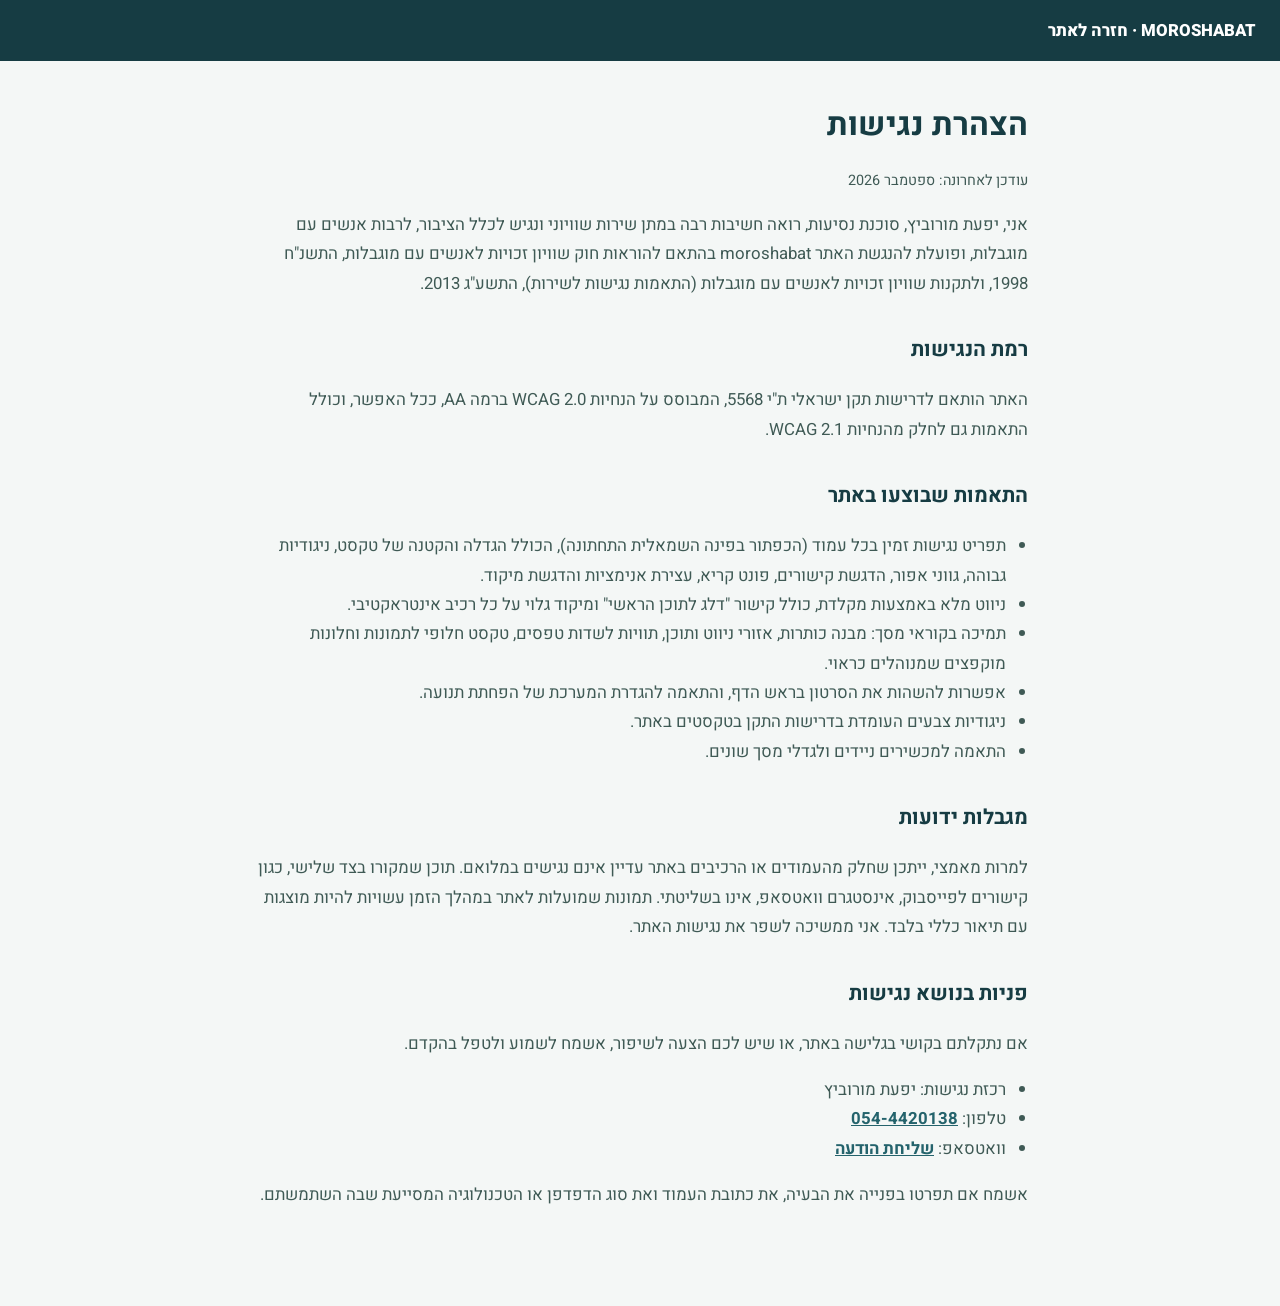
<file: accessibility.html>
<!DOCTYPE html>
<html lang="he" dir="rtl">
<head>
<meta charset="UTF-8">
<meta name="viewport" content="width=device-width, initial-scale=1.0">
<title>הצהרת נגישות moroshabat</title>
<link rel="stylesheet" href="https://fonts.googleapis.com/css2?family=Heebo:wght@400;500;700;800&display=swap">
<style>
  :root{ --ink:#163c43; --teal:#24636c; --yellow:#f6ed7d; --muted:#3f5a55; }
  *{ box-sizing:border-box; }
  body{ margin:0; font-family:'Heebo',Arial,sans-serif; color:var(--ink); background:#f4f7f6; line-height:1.75; font-size:1.05rem; }
  a{ color:var(--teal); font-weight:700; }
  a:focus-visible{ outline:3px solid var(--yellow); outline-offset:3px; box-shadow:0 0 0 6px var(--ink); }
  header{ background:var(--ink); padding:16px 24px; }
  header a{ color:#fff; text-decoration:none; font-weight:800; }
  main{ max-width:820px; margin:0 auto; padding:36px 22px 80px; }
  h1{ font-size:2rem; margin:0 0 6px; }
  h2{ font-size:1.3rem; margin:34px 0 8px; }
  p, li{ color:var(--muted); }
  ul{ padding-inline-start:22px; }
  .updated{ font-size:.9rem; }
</style>
</head>
<body>
<header><a href="index.html">MOROSHABAT · חזרה לאתר</a></header>
<main>
  <h1>הצהרת נגישות</h1>
  <p class="updated">עודכן לאחרונה: ספטמבר 2026</p>

  <p>אני, יפעת מורוביץ, סוכנת נסיעות, רואה חשיבות רבה במתן שירות שוויוני ונגיש לכלל הציבור, לרבות אנשים עם מוגבלות, ופועלת להנגשת האתר moroshabat בהתאם להוראות חוק שוויון זכויות לאנשים עם מוגבלות, התשנ"ח 1998, ולתקנות שוויון זכויות לאנשים עם מוגבלות (התאמות נגישות לשירות), התשע"ג 2013.</p>

  <h2>רמת הנגישות</h2>
  <p>האתר הותאם לדרישות תקן ישראלי ת"י 5568, המבוסס על הנחיות WCAG 2.0 ברמה AA, ככל האפשר, וכולל התאמות גם לחלק מהנחיות WCAG 2.1.</p>

  <h2>התאמות שבוצעו באתר</h2>
  <ul>
    <li>תפריט נגישות זמין בכל עמוד (הכפתור בפינה השמאלית התחתונה), הכולל הגדלה והקטנה של טקסט, ניגודיות גבוהה, גווני אפור, הדגשת קישורים, פונט קריא, עצירת אנימציות והדגשת מיקוד.</li>
    <li>ניווט מלא באמצעות מקלדת, כולל קישור "דלג לתוכן הראשי" ומיקוד גלוי על כל רכיב אינטראקטיבי.</li>
    <li>תמיכה בקוראי מסך: מבנה כותרות, אזורי ניווט ותוכן, תוויות לשדות טפסים, טקסט חלופי לתמונות וחלונות מוקפצים שמנוהלים כראוי.</li>
    <li>אפשרות להשהות את הסרטון בראש הדף, והתאמה להגדרת המערכת של הפחתת תנועה.</li>
    <li>ניגודיות צבעים העומדת בדרישות התקן בטקסטים באתר.</li>
    <li>התאמה למכשירים ניידים ולגדלי מסך שונים.</li>
  </ul>

  <h2>מגבלות ידועות</h2>
  <p>למרות מאמצי, ייתכן שחלק מהעמודים או הרכיבים באתר עדיין אינם נגישים במלואם. תוכן שמקורו בצד שלישי, כגון קישורים לפייסבוק, אינסטגרם וואטסאפ, אינו בשליטתי. תמונות שמועלות לאתר במהלך הזמן עשויות להיות מוצגות עם תיאור כללי בלבד. אני ממשיכה לשפר את נגישות האתר.</p>

  <h2>פניות בנושא נגישות</h2>
  <p>אם נתקלתם בקושי בגלישה באתר, או שיש לכם הצעה לשיפור, אשמח לשמוע ולטפל בהקדם.</p>
  <ul>
    <li>רכזת נגישות: יפעת מורוביץ</li>
    <li>טלפון: <a href="tel:0528403104"><bdi dir="ltr">052-8403104</bdi></a></li>
    <li>וואטסאפ: <a href="https://wa.me/972528403104" rel="noopener">שליחת הודעה</a></li>
  </ul>
  <p>אשמח אם תפרטו בפנייה את הבעיה, את כתובת העמוד ואת סוג הדפדפן או הטכנולוגיה המסייעת שבה השתמשתם.</p>
</main>
<script>
// phone and WhatsApp number follow the site content (edited by Yifat in edit mode)
(function(){
  fetch('data/site-content.json', { cache: 'no-store' }).then(function(r){ return r.ok ? r.json() : null; }).then(function(c){
    if (!c) return;
    var m = /wa\.me\/\+?(\d+)/.exec(c.linkWaDirectHref || '');
    document.querySelectorAll('a[href^="tel:"]').forEach(function(a){
      if (c.linkPhoneHref) a.href = c.linkPhoneHref;
      var b = a.querySelector('bdi');
      if (b && c.linkPhoneText) b.textContent = c.linkPhoneText;
    });
    if (m) document.querySelectorAll('a[href^="https://wa.me/"]').forEach(function(a){ a.href = 'https://wa.me/' + m[1]; });
  }).catch(function(){});
})();
</script>
</body>
</html>
</file>
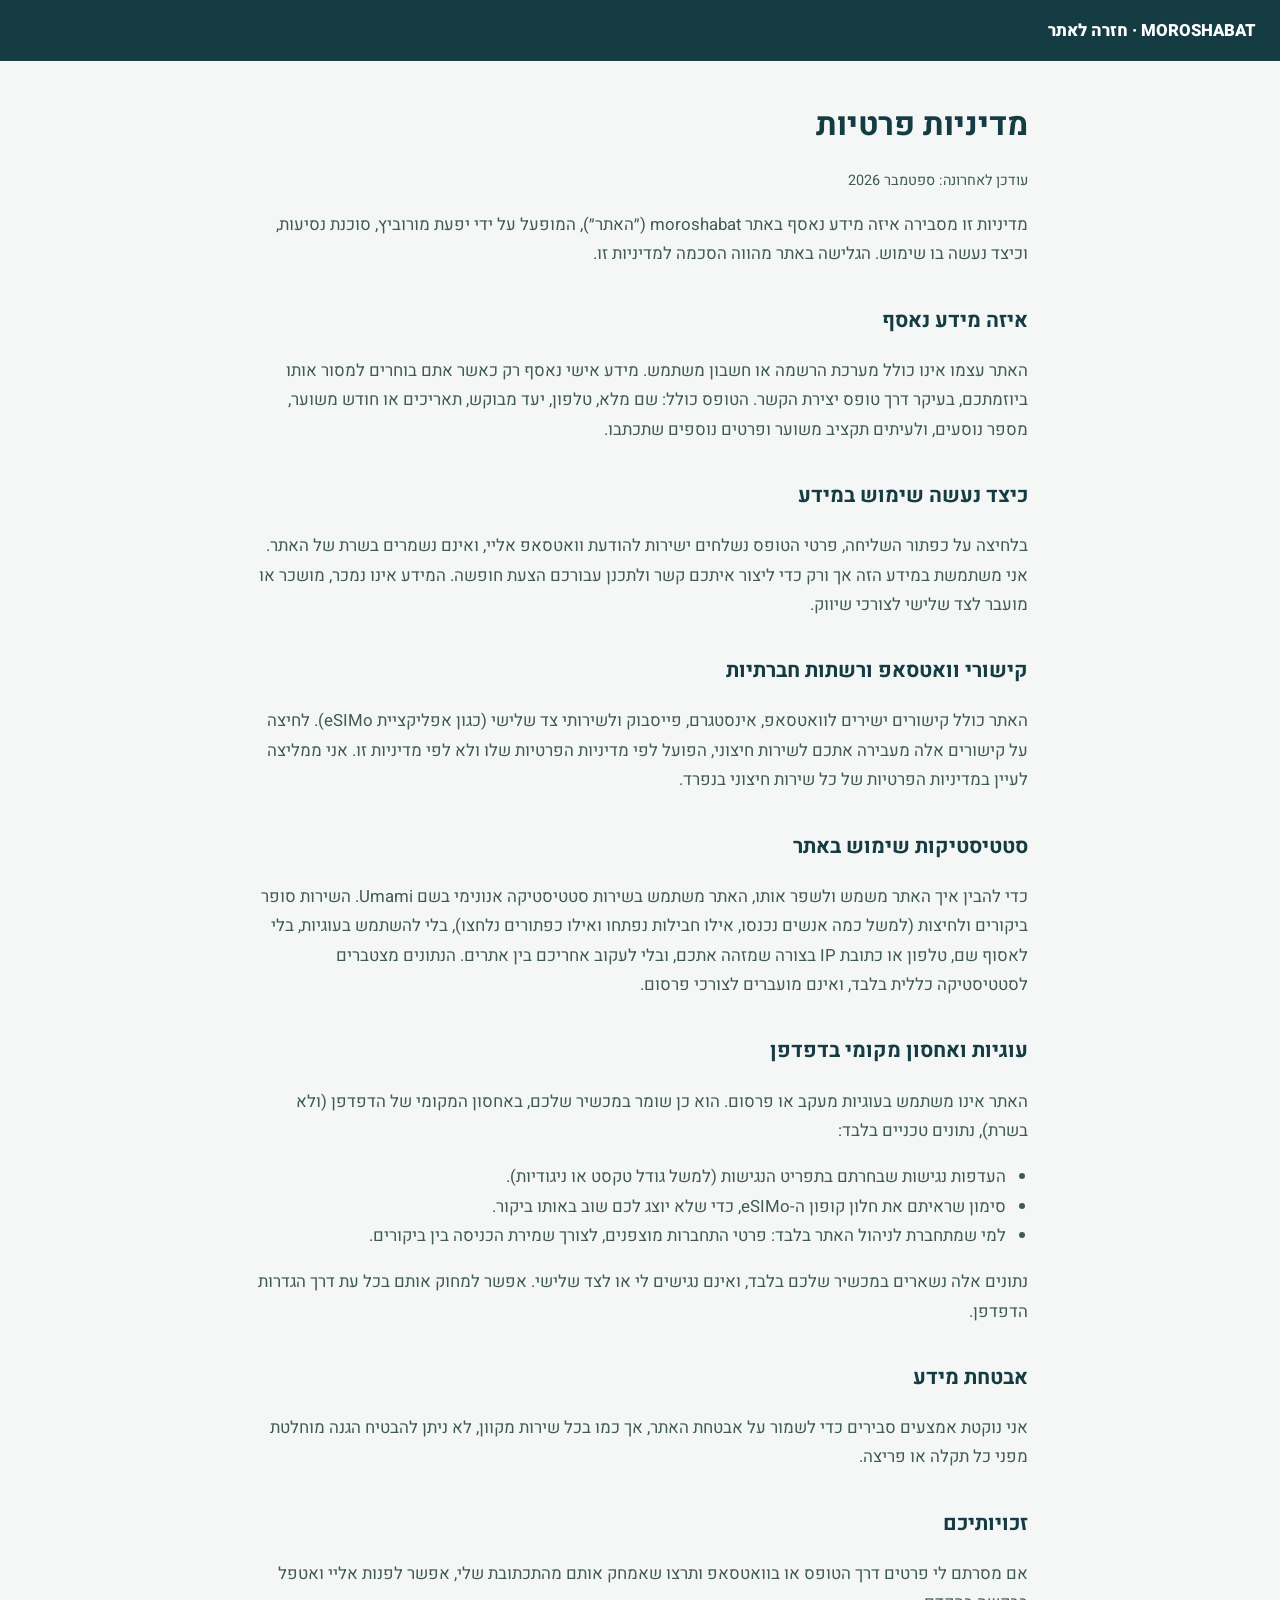
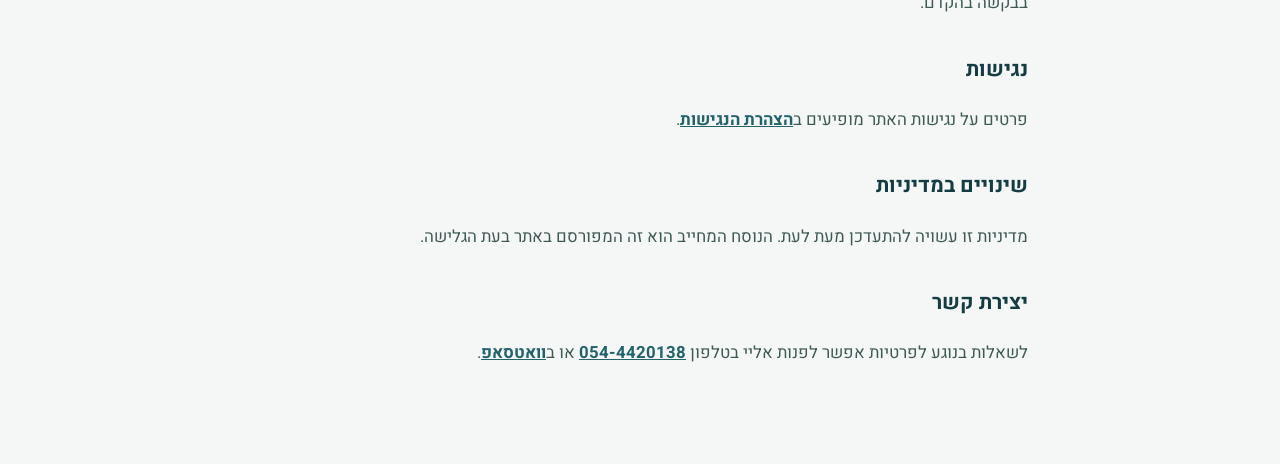
<file: privacy.html>
<!DOCTYPE html>
<html lang="he" dir="rtl">
<head>
<meta charset="UTF-8">
<meta name="viewport" content="width=device-width, initial-scale=1.0">
<title>מדיניות פרטיות moroshabat</title>
<link rel="stylesheet" href="https://fonts.googleapis.com/css2?family=Heebo:wght@400;500;700;800&display=swap">
<style>
  :root{ --ink:#163c43; --teal:#24636c; --yellow:#f6ed7d; --muted:#3f5a55; }
  *{ box-sizing:border-box; }
  body{ margin:0; font-family:'Heebo',Arial,sans-serif; color:var(--ink); background:#f4f7f6; line-height:1.75; font-size:1.05rem; }
  a{ color:var(--teal); font-weight:700; }
  a:focus-visible{ outline:3px solid var(--yellow); outline-offset:3px; box-shadow:0 0 0 6px var(--ink); }
  header{ background:var(--ink); padding:16px 24px; }
  header a{ color:#fff; text-decoration:none; font-weight:800; }
  main{ max-width:820px; margin:0 auto; padding:36px 22px 80px; }
  h1{ font-size:2rem; margin:0 0 6px; }
  h2{ font-size:1.3rem; margin:34px 0 8px; }
  p, li{ color:var(--muted); }
  ul{ padding-inline-start:22px; }
  .updated{ font-size:.9rem; }
</style>
</head>
<body>
<header><a href="index.html">MOROSHABAT · חזרה לאתר</a></header>
<main>
  <h1>מדיניות פרטיות</h1>
  <p class="updated">עודכן לאחרונה: ספטמבר 2026</p>

  <p>מדיניות זו מסבירה איזה מידע נאסף באתר moroshabat (״האתר״), המופעל על ידי יפעת מורוביץ, סוכנת נסיעות, וכיצד נעשה בו שימוש. הגלישה באתר מהווה הסכמה למדיניות זו.</p>

  <h2>איזה מידע נאסף</h2>
  <p>האתר עצמו אינו כולל מערכת הרשמה או חשבון משתמש. מידע אישי נאסף רק כאשר אתם בוחרים למסור אותו ביוזמתכם, בעיקר דרך טופס יצירת הקשר. הטופס כולל: שם מלא, טלפון, יעד מבוקש, תאריכים או חודש משוער, מספר נוסעים, ולעיתים תקציב משוער ופרטים נוספים שתכתבו.</p>

  <h2>כיצד נעשה שימוש במידע</h2>
  <p>בלחיצה על כפתור השליחה, פרטי הטופס נשלחים ישירות להודעת וואטסאפ אליי, ואינם נשמרים בשרת של האתר. אני משתמשת במידע הזה אך ורק כדי ליצור איתכם קשר ולתכנן עבורכם הצעת חופשה. המידע אינו נמכר, מושכר או מועבר לצד שלישי לצורכי שיווק.</p>

  <h2>קישורי וואטסאפ ורשתות חברתיות</h2>
  <p>האתר כולל קישורים ישירים לוואטסאפ, אינסטגרם, פייסבוק ולשירותי צד שלישי (כגון אפליקציית eSIMo). לחיצה על קישורים אלה מעבירה אתכם לשירות חיצוני, הפועל לפי מדיניות הפרטיות שלו ולא לפי מדיניות זו. אני ממליצה לעיין במדיניות הפרטיות של כל שירות חיצוני בנפרד.</p>

  <h2>סטטיסטיקות שימוש באתר</h2>
  <p>כדי להבין איך האתר משמש ולשפר אותו, האתר משתמש בשירות סטטיסטיקה אנונימי בשם Umami. השירות סופר ביקורים ולחיצות (למשל כמה אנשים נכנסו, אילו חבילות נפתחו ואילו כפתורים נלחצו), בלי להשתמש בעוגיות, בלי לאסוף שם, טלפון או כתובת IP בצורה שמזהה אתכם, ובלי לעקוב אחריכם בין אתרים. הנתונים מצטברים לסטטיסטיקה כללית בלבד, ואינם מועברים לצורכי פרסום.</p>

  <h2>עוגיות ואחסון מקומי בדפדפן</h2>
  <p>האתר אינו משתמש בעוגיות מעקב או פרסום. הוא כן שומר במכשיר שלכם, באחסון המקומי של הדפדפן (ולא בשרת), נתונים טכניים בלבד:</p>
  <ul>
    <li>העדפות נגישות שבחרתם בתפריט הנגישות (למשל גודל טקסט או ניגודיות).</li>
    <li>סימון שראיתם את חלון קופון ה-eSIMo, כדי שלא יוצג לכם שוב באותו ביקור.</li>
    <li>למי שמתחברת לניהול האתר בלבד: פרטי התחברות מוצפנים, לצורך שמירת הכניסה בין ביקורים.</li>
  </ul>
  <p>נתונים אלה נשארים במכשיר שלכם בלבד, ואינם נגישים לי או לצד שלישי. אפשר למחוק אותם בכל עת דרך הגדרות הדפדפן.</p>

  <h2>אבטחת מידע</h2>
  <p>אני נוקטת אמצעים סבירים כדי לשמור על אבטחת האתר, אך כמו בכל שירות מקוון, לא ניתן להבטיח הגנה מוחלטת מפני כל תקלה או פריצה.</p>

  <h2>זכויותיכם</h2>
  <p>אם מסרתם לי פרטים דרך הטופס או בוואטסאפ ותרצו שאמחק אותם מהתכתובת שלי, אפשר לפנות אליי ואטפל בבקשה בהקדם.</p>

  <h2>נגישות</h2>
  <p>פרטים על נגישות האתר מופיעים ב<a href="accessibility.html">הצהרת הנגישות</a>.</p>

  <h2>שינויים במדיניות</h2>
  <p>מדיניות זו עשויה להתעדכן מעת לעת. הנוסח המחייב הוא זה המפורסם באתר בעת הגלישה.</p>

  <h2>יצירת קשר</h2>
  <p>לשאלות בנוגע לפרטיות אפשר לפנות אליי בטלפון <a href="tel:0528403104"><bdi dir="ltr">052-8403104</bdi></a> או ב<a href="https://wa.me/972528403104" rel="noopener">וואטסאפ</a>.</p>
</main>
<script>
// phone and WhatsApp number follow the site content (edited by Yifat in edit mode)
(function(){
  fetch('data/site-content.json', { cache: 'no-store' }).then(function(r){ return r.ok ? r.json() : null; }).then(function(c){
    if (!c) return;
    var m = /wa\.me\/\+?(\d+)/.exec(c.linkWaDirectHref || '');
    document.querySelectorAll('a[href^="tel:"]').forEach(function(a){
      if (c.linkPhoneHref) a.href = c.linkPhoneHref;
      var b = a.querySelector('bdi');
      if (b && c.linkPhoneText) b.textContent = c.linkPhoneText;
    });
    if (m) document.querySelectorAll('a[href^="https://wa.me/"]').forEach(function(a){ a.href = 'https://wa.me/' + m[1]; });
  }).catch(function(){});
})();
</script>
</body>
</html>
</file>
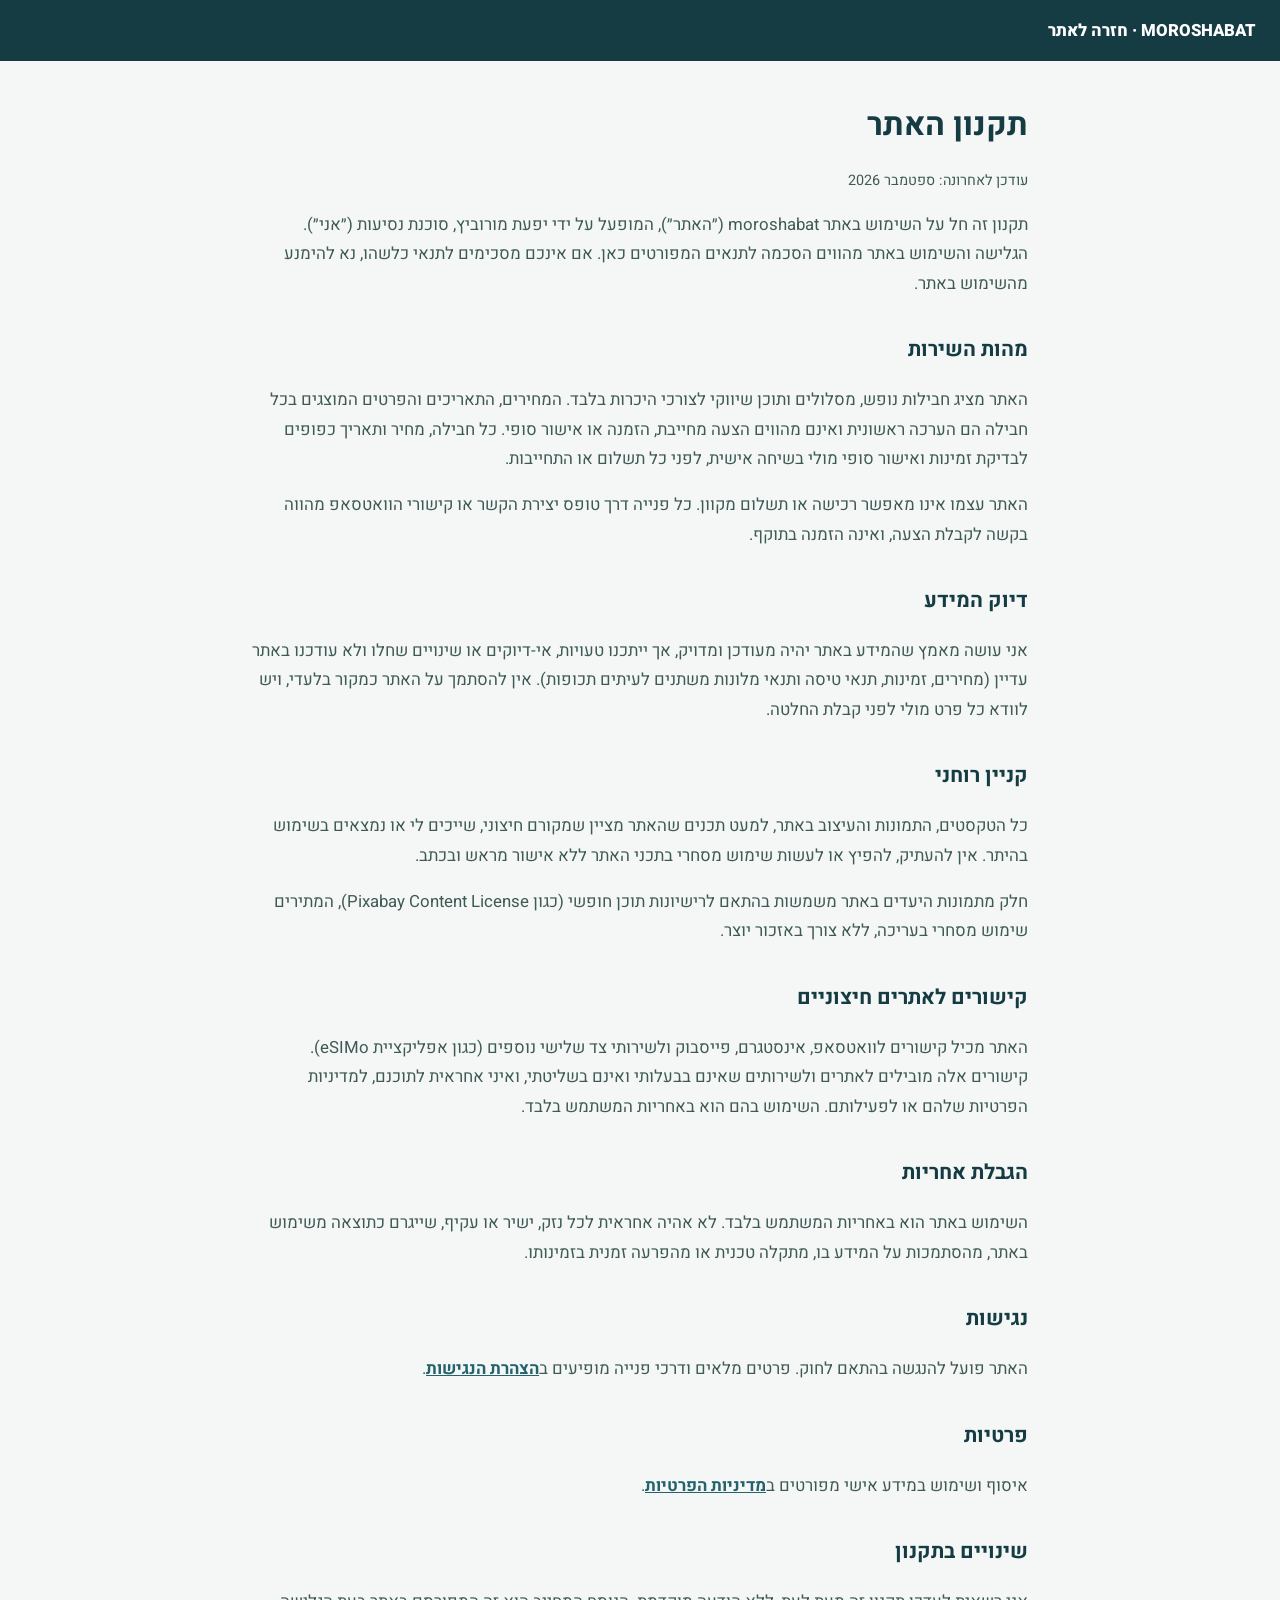
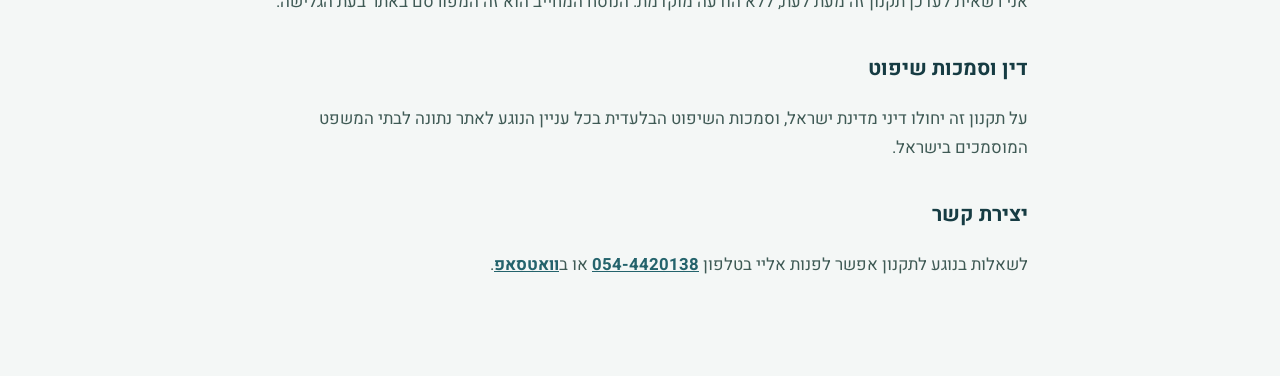
<file: terms.html>
<!DOCTYPE html>
<html lang="he" dir="rtl">
<head>
<meta charset="UTF-8">
<meta name="viewport" content="width=device-width, initial-scale=1.0">
<title>תקנון האתר moroshabat</title>
<link rel="stylesheet" href="https://fonts.googleapis.com/css2?family=Heebo:wght@400;500;700;800&display=swap">
<style>
  :root{ --ink:#163c43; --teal:#24636c; --yellow:#f6ed7d; --muted:#3f5a55; }
  *{ box-sizing:border-box; }
  body{ margin:0; font-family:'Heebo',Arial,sans-serif; color:var(--ink); background:#f4f7f6; line-height:1.75; font-size:1.05rem; }
  a{ color:var(--teal); font-weight:700; }
  a:focus-visible{ outline:3px solid var(--yellow); outline-offset:3px; box-shadow:0 0 0 6px var(--ink); }
  header{ background:var(--ink); padding:16px 24px; }
  header a{ color:#fff; text-decoration:none; font-weight:800; }
  main{ max-width:820px; margin:0 auto; padding:36px 22px 80px; }
  h1{ font-size:2rem; margin:0 0 6px; }
  h2{ font-size:1.3rem; margin:34px 0 8px; }
  p, li{ color:var(--muted); }
  ul{ padding-inline-start:22px; }
  .updated{ font-size:.9rem; }
</style>
</head>
<body>
<header><a href="index.html">MOROSHABAT · חזרה לאתר</a></header>
<main>
  <h1>תקנון האתר</h1>
  <p class="updated">עודכן לאחרונה: ספטמבר 2026</p>

  <p>תקנון זה חל על השימוש באתר moroshabat (״האתר״), המופעל על ידי יפעת מורוביץ, סוכנת נסיעות (״אני״). הגלישה והשימוש באתר מהווים הסכמה לתנאים המפורטים כאן. אם אינכם מסכימים לתנאי כלשהו, נא להימנע מהשימוש באתר.</p>

  <h2>מהות השירות</h2>
  <p>האתר מציג חבילות נופש, מסלולים ותוכן שיווקי לצורכי היכרות בלבד. המחירים, התאריכים והפרטים המוצגים בכל חבילה הם הערכה ראשונית ואינם מהווים הצעה מחייבת, הזמנה או אישור סופי. כל חבילה, מחיר ותאריך כפופים לבדיקת זמינות ואישור סופי מולי בשיחה אישית, לפני כל תשלום או התחייבות.</p>
  <p>האתר עצמו אינו מאפשר רכישה או תשלום מקוון. כל פנייה דרך טופס יצירת הקשר או קישורי הוואטסאפ מהווה בקשה לקבלת הצעה, ואינה הזמנה בתוקף.</p>

  <h2>דיוק המידע</h2>
  <p>אני עושה מאמץ שהמידע באתר יהיה מעודכן ומדויק, אך ייתכנו טעויות, אי-דיוקים או שינויים שחלו ולא עודכנו באתר עדיין (מחירים, זמינות, תנאי טיסה ותנאי מלונות משתנים לעיתים תכופות). אין להסתמך על האתר כמקור בלעדי, ויש לוודא כל פרט מולי לפני קבלת החלטה.</p>

  <h2>קניין רוחני</h2>
  <p>כל הטקסטים, התמונות והעיצוב באתר, למעט תכנים שהאתר מציין שמקורם חיצוני, שייכים לי או נמצאים בשימוש בהיתר. אין להעתיק, להפיץ או לעשות שימוש מסחרי בתכני האתר ללא אישור מראש ובכתב.</p>
  <p>חלק מתמונות היעדים באתר משמשות בהתאם לרישיונות תוכן חופשי (כגון Pixabay Content License), המתירים שימוש מסחרי בעריכה, ללא צורך באזכור יוצר.</p>

  <h2>קישורים לאתרים חיצוניים</h2>
  <p>האתר מכיל קישורים לוואטסאפ, אינסטגרם, פייסבוק ולשירותי צד שלישי נוספים (כגון אפליקציית eSIMo). קישורים אלה מובילים לאתרים ולשירותים שאינם בבעלותי ואינם בשליטתי, ואיני אחראית לתוכנם, למדיניות הפרטיות שלהם או לפעילותם. השימוש בהם הוא באחריות המשתמש בלבד.</p>

  <h2>הגבלת אחריות</h2>
  <p>השימוש באתר הוא באחריות המשתמש בלבד. לא אהיה אחראית לכל נזק, ישיר או עקיף, שייגרם כתוצאה משימוש באתר, מהסתמכות על המידע בו, מתקלה טכנית או מהפרעה זמנית בזמינותו.</p>

  <h2>נגישות</h2>
  <p>האתר פועל להנגשה בהתאם לחוק. פרטים מלאים ודרכי פנייה מופיעים ב<a href="accessibility.html">הצהרת הנגישות</a>.</p>

  <h2>פרטיות</h2>
  <p>איסוף ושימוש במידע אישי מפורטים ב<a href="privacy.html">מדיניות הפרטיות</a>.</p>

  <h2>שינויים בתקנון</h2>
  <p>אני רשאית לעדכן תקנון זה מעת לעת, ללא הודעה מוקדמת. הנוסח המחייב הוא זה המפורסם באתר בעת הגלישה.</p>

  <h2>דין וסמכות שיפוט</h2>
  <p>על תקנון זה יחולו דיני מדינת ישראל, וסמכות השיפוט הבלעדית בכל עניין הנוגע לאתר נתונה לבתי המשפט המוסמכים בישראל.</p>

  <h2>יצירת קשר</h2>
  <p>לשאלות בנוגע לתקנון אפשר לפנות אליי בטלפון <a href="tel:0528403104"><bdi dir="ltr">052-8403104</bdi></a> או ב<a href="https://wa.me/972528403104" rel="noopener">וואטסאפ</a>.</p>
</main>
<script>
// phone and WhatsApp number follow the site content (edited by Yifat in edit mode)
(function(){
  fetch('data/site-content.json', { cache: 'no-store' }).then(function(r){ return r.ok ? r.json() : null; }).then(function(c){
    if (!c) return;
    var m = /wa\.me\/\+?(\d+)/.exec(c.linkWaDirectHref || '');
    document.querySelectorAll('a[href^="tel:"]').forEach(function(a){
      if (c.linkPhoneHref) a.href = c.linkPhoneHref;
      var b = a.querySelector('bdi');
      if (b && c.linkPhoneText) b.textContent = c.linkPhoneText;
    });
    if (m) document.querySelectorAll('a[href^="https://wa.me/"]').forEach(function(a){ a.href = 'https://wa.me/' + m[1]; });
  }).catch(function(){});
})();
</script>
</body>
</html>
</file>
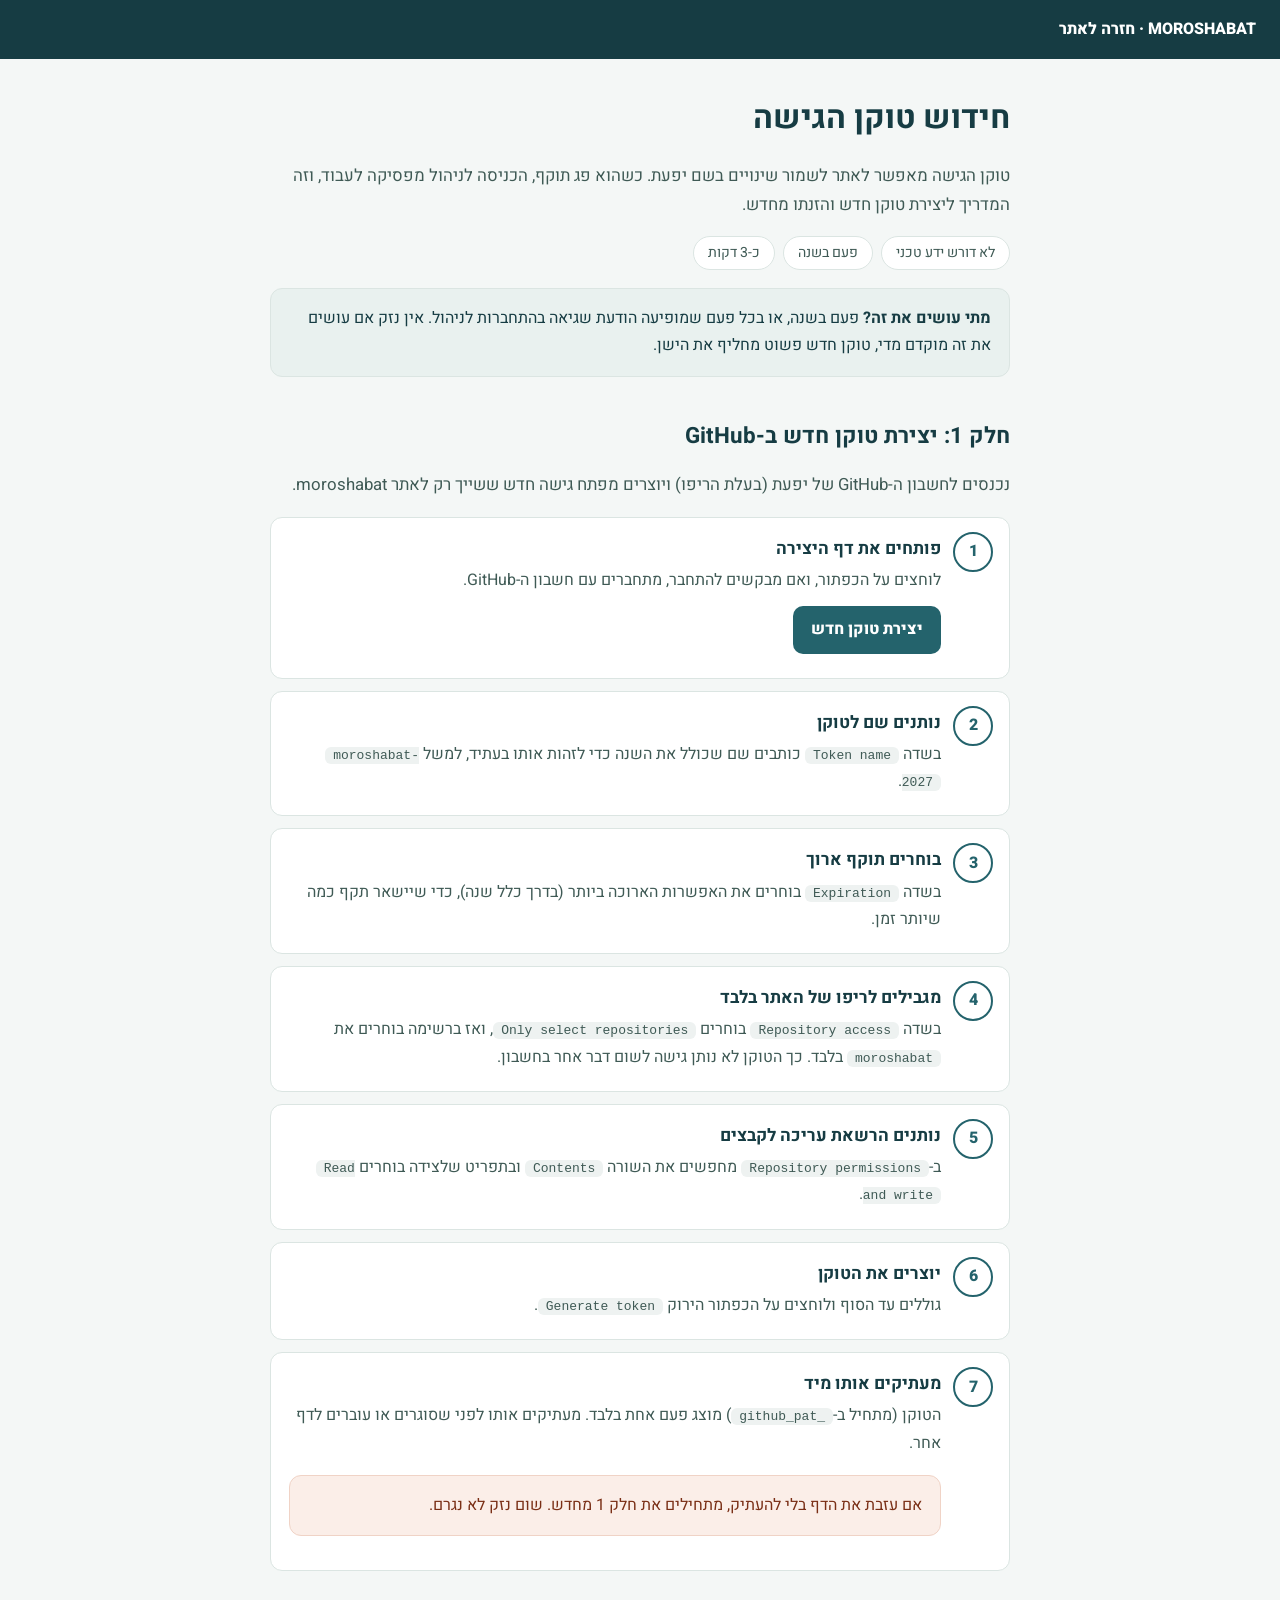
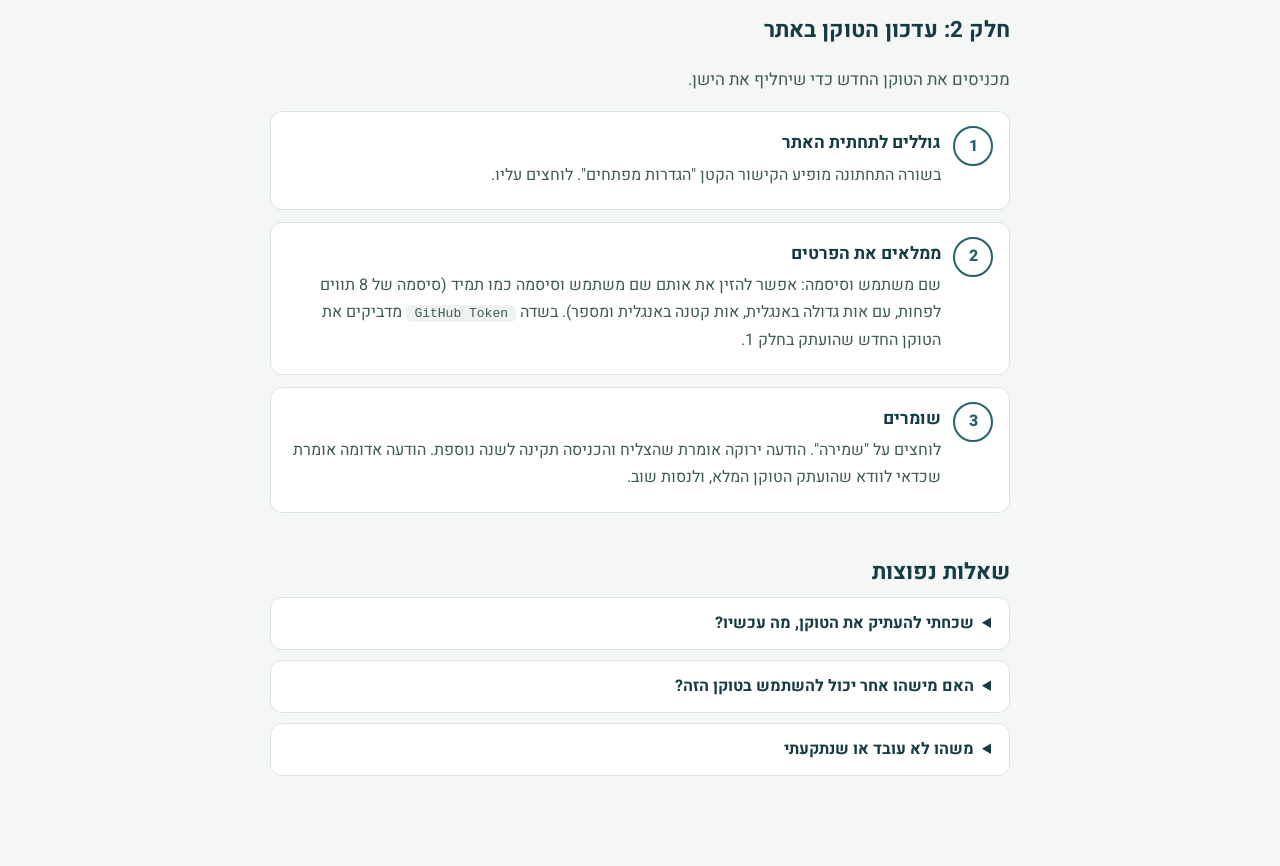
<file: token-guide.html>
<!DOCTYPE html>
<html lang="he" dir="rtl">
<head>
<meta charset="UTF-8">
<meta name="viewport" content="width=device-width, initial-scale=1.0">
<meta name="robots" content="noindex, nofollow">
<title>מדריך חידוש טוקן הגישה moroshabat</title>
<link rel="stylesheet" href="https://fonts.googleapis.com/css2?family=Heebo:wght@400;500;700;800&display=swap">
<style>
  :root{ --ink:#163c43; --teal:#24636c; --yellow:#f6ed7d; --muted:#3f5a55; --line:#dbe5e2; }
  *{ box-sizing:border-box; }
  body{ margin:0; font-family:'Heebo',Arial,sans-serif; color:var(--ink); background:#f4f7f6; line-height:1.7; }
  a:focus-visible,button:focus-visible{ outline:3px solid var(--yellow); outline-offset:3px; box-shadow:0 0 0 6px var(--ink); }
  header{ background:var(--ink); padding:16px 24px; }
  header a{ color:#fff; text-decoration:none; font-weight:800; }
  main{ max-width:780px; margin:0 auto; padding:32px 20px 80px; }
  h1{ font-size:2rem; margin:0 0 8px; }
  h2{ font-size:1.4rem; margin:40px 0 6px; }
  .lead{ color:var(--muted); font-size:1.05rem; }
  .chips{ display:flex; flex-wrap:wrap; gap:8px; margin:16px 0; }
  .chips span{ border:1px solid var(--line); background:#fff; border-radius:999px; padding:4px 14px; font-size:.88rem; color:var(--muted); }
  .note{ background:#e9f1ef; border:1px solid var(--line); border-radius:12px; padding:16px 18px; margin:18px 0; color:var(--ink); }
  .warn{ background:#fbeee8; border-color:#f0d3c6; color:#7a2f16; }
  ol.steps{ list-style:none; margin:14px 0 0; padding:0; counter-reset:s; }
  ol.steps > li{ counter-increment:s; position:relative; background:#fff; border:1px solid var(--line); border-radius:12px; padding:16px 68px 16px 18px; margin-bottom:12px; }
  ol.steps > li::before{ content:counter(s); position:absolute; inset-inline-start:auto; right:16px; top:14px; width:36px; height:36px; border-radius:50%; border:2px solid var(--teal); color:var(--teal); font-weight:800; display:flex; align-items:center; justify-content:center; }
  ol.steps h3{ margin:0 0 4px; font-size:1.08rem; }
  ol.steps p{ margin:4px 0; color:var(--muted); }
  .btn{ display:inline-block; background:var(--teal); color:#fff; text-decoration:none; font-weight:800; border-radius:10px; padding:10px 18px; margin:8px 0; }
  code{ background:#eef2f1; border-radius:6px; padding:1px 8px; direction:ltr; unicode-bidi:embed; }
  details{ background:#fff; border:1px solid var(--line); border-radius:12px; padding:12px 18px; margin-bottom:10px; }
  summary{ font-weight:700; cursor:pointer; }
  details p{ color:var(--muted); margin:8px 0 2px; }
  @media print{ header{ display:none; } body{ background:#fff; } }
</style>
</head>
<body>
<header><a href="index.html">MOROSHABAT · חזרה לאתר</a></header>
<main>
  <h1>חידוש טוקן הגישה</h1>
  <p class="lead">טוקן הגישה מאפשר לאתר לשמור שינויים בשם יפעת. כשהוא פג תוקף, הכניסה לניהול מפסיקה לעבוד, וזה המדריך ליצירת טוקן חדש והזנתו מחדש.</p>
  <div class="chips"><span>לא דורש ידע טכני</span><span>פעם בשנה</span><span>כ-3 דקות</span></div>

  <div class="note"><strong>מתי עושים את זה?</strong> פעם בשנה, או בכל פעם שמופיעה הודעת שגיאה בהתחברות לניהול. אין נזק אם עושים את זה מוקדם מדי, טוקן חדש פשוט מחליף את הישן.</div>

  <h2>חלק 1: יצירת טוקן חדש ב-GitHub</h2>
  <p class="lead">נכנסים לחשבון ה-GitHub של יפעת (בעלת הריפו) ויוצרים מפתח גישה חדש ששייך רק לאתר moroshabat.</p>
  <ol class="steps">
    <li><h3>פותחים את דף היצירה</h3><p>לוחצים על הכפתור, ואם מבקשים להתחבר, מתחברים עם חשבון ה-GitHub.</p><a class="btn" href="https://github.com/settings/personal-access-tokens/new" target="_blank" rel="noopener">יצירת טוקן חדש</a></li>
    <li><h3>נותנים שם לטוקן</h3><p>בשדה <code>Token name</code> כותבים שם שכולל את השנה כדי לזהות אותו בעתיד, למשל <code>moroshabat-2027</code>.</p></li>
    <li><h3>בוחרים תוקף ארוך</h3><p>בשדה <code>Expiration</code> בוחרים את האפשרות הארוכה ביותר (בדרך כלל שנה), כדי שיישאר תקף כמה שיותר זמן.</p></li>
    <li><h3>מגבילים לריפו של האתר בלבד</h3><p>בשדה <code>Repository access</code> בוחרים <code>Only select repositories</code>, ואז ברשימה בוחרים את <code>moroshabat</code> בלבד. כך הטוקן לא נותן גישה לשום דבר אחר בחשבון.</p></li>
    <li><h3>נותנים הרשאת עריכה לקבצים</h3><p>ב-<code>Repository permissions</code> מחפשים את השורה <code>Contents</code> ובתפריט שלצידה בוחרים <code>Read and write</code>.</p></li>
    <li><h3>יוצרים את הטוקן</h3><p>גוללים עד הסוף ולוחצים על הכפתור הירוק <code>Generate token</code>.</p></li>
    <li><h3>מעתיקים אותו מיד</h3><p>הטוקן (מתחיל ב-<code>github_pat_</code>) מוצג פעם אחת בלבד. מעתיקים אותו לפני שסוגרים או עוברים לדף אחר.</p><div class="note warn">אם עזבת את הדף בלי להעתיק, מתחילים את חלק 1 מחדש. שום נזק לא נגרם.</div></li>
  </ol>

  <h2>חלק 2: עדכון הטוקן באתר</h2>
  <p class="lead">מכניסים את הטוקן החדש כדי שיחליף את הישן.</p>
  <ol class="steps">
    <li><h3>גוללים לתחתית האתר</h3><p>בשורה התחתונה מופיע הקישור הקטן "הגדרות מפתחים". לוחצים עליו.</p></li>
    <li><h3>ממלאים את הפרטים</h3><p>שם משתמש וסיסמה: אפשר להזין את אותם שם משתמש וסיסמה כמו תמיד (סיסמה של 8 תווים לפחות, עם אות גדולה באנגלית, אות קטנה באנגלית ומספר). בשדה <code>GitHub Token</code> מדביקים את הטוקן החדש שהועתק בחלק 1.</p></li>
    <li><h3>שומרים</h3><p>לוחצים על "שמירה". הודעה ירוקה אומרת שהצליח והכניסה תקינה לשנה נוספת. הודעה אדומה אומרת שכדאי לוודא שהועתק הטוקן המלא, ולנסות שוב.</p></li>
  </ol>

  <h2>שאלות נפוצות</h2>
  <details><summary>שכחתי להעתיק את הטוקן, מה עכשיו?</summary><p>אין בעיה. חוזרים לחלק 1 ויוצרים טוקן חדש. הטוקן הישן שנוצר בטעות פשוט לא ישמש לשום דבר.</p></details>
  <details><summary>האם מישהו אחר יכול להשתמש בטוקן הזה?</summary><p>הוא מוגבל אך ורק לאתר moroshabat (בזכות שלב 4), והוא נשמר מוצפן. גם מי שיראה אותו לא יכול לעשות איתו כלום בלי הסיסמה של הניהול.</p></details>
  <details><summary>משהו לא עובד או שנתקעתי</summary><p>אפשר תמיד לפנות לאוראל לעזרה.</p></details>
</main>
</body>
</html>
</file>
